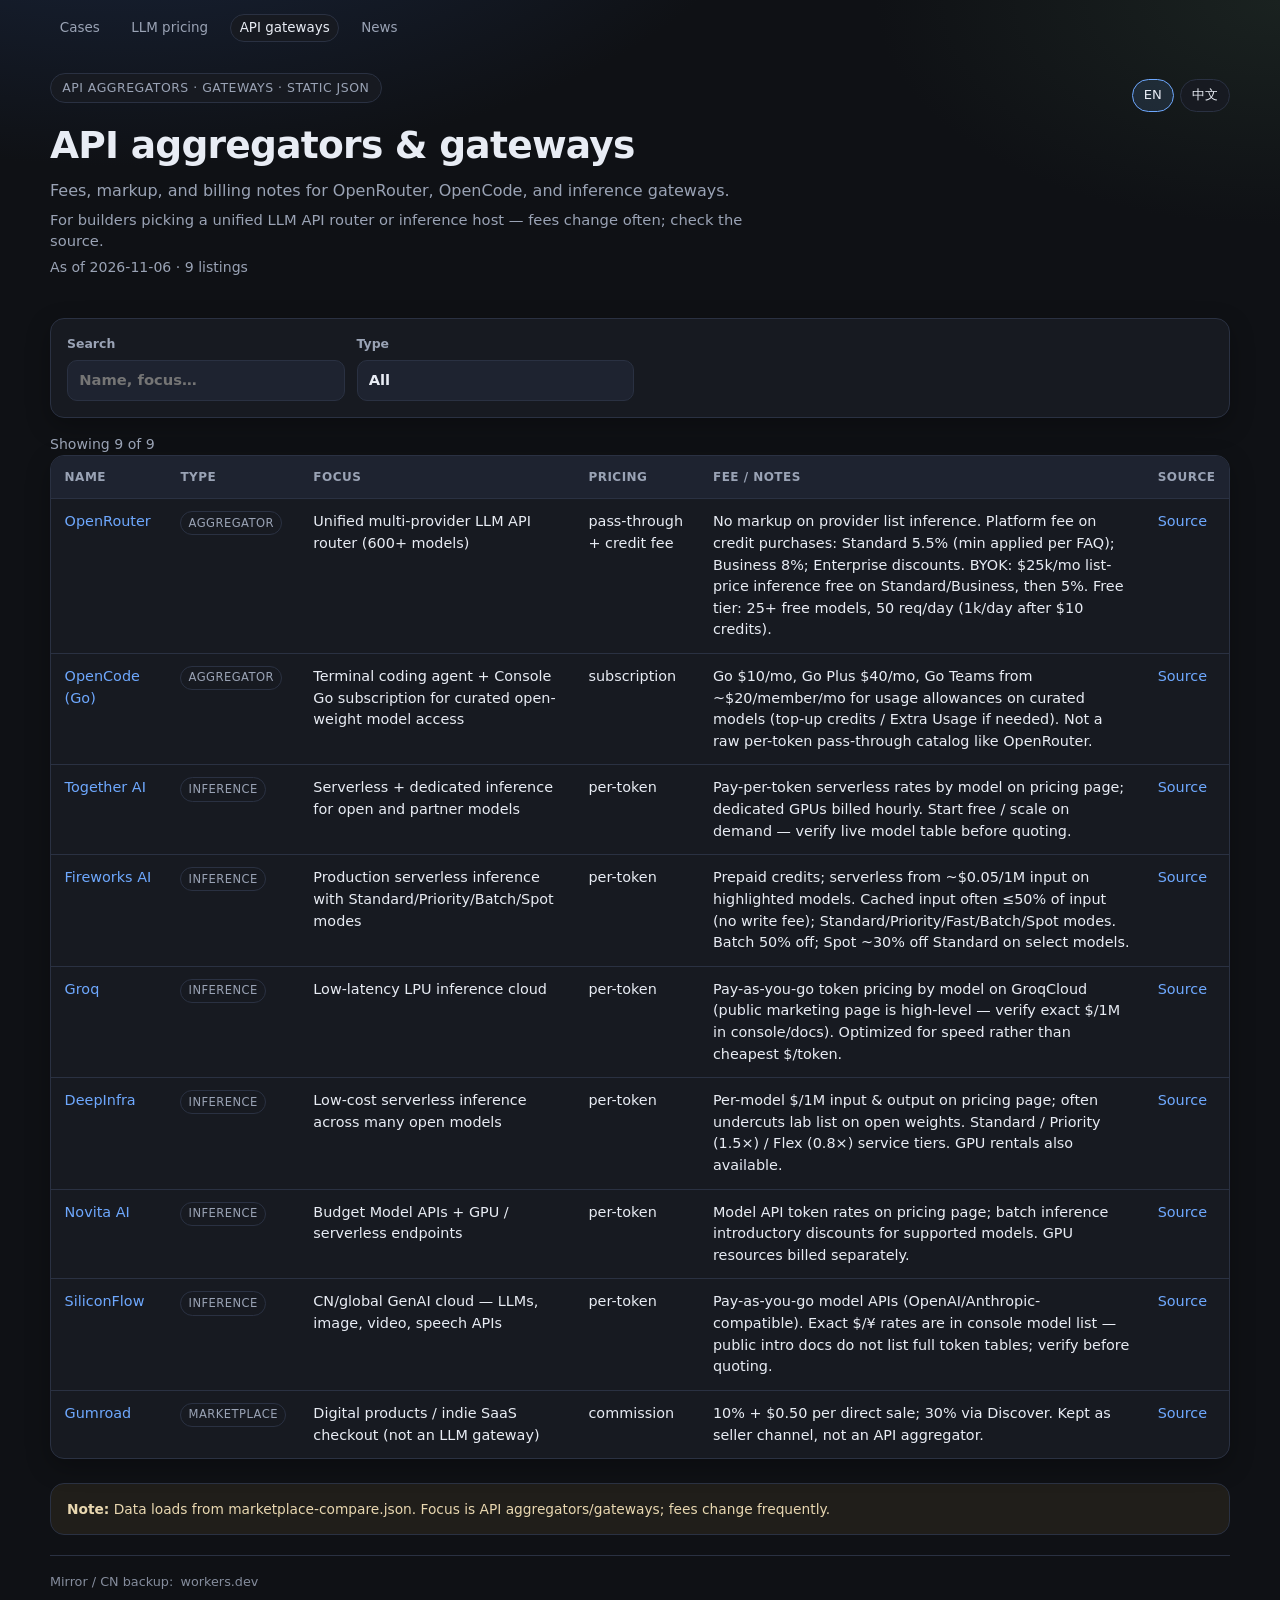
<file: compare.html>
<!DOCTYPE html>
<html lang="en">
<head>
  <meta charset="UTF-8" />
  <meta name="viewport" content="width=device-width, initial-scale=1" />
  <title>API aggregators comparison — aimrr.app</title>
  <meta name="description" content="Compare OpenRouter, OpenCode, Together, Fireworks, Groq, DeepInfra and other LLM API gateways — fees and billing notes." />
  <meta name="robots" content="index, follow" />
  <link rel="canonical" href="https://www.aimrr.app/compare.html" />
  <meta property="og:title" content="API aggregators comparison — aimrr.app" />
  <meta property="og:description" content="Compare OpenRouter, OpenCode, Together, Fireworks, Groq, DeepInfra and other LLM API gateways — fees and billing notes." />
  <meta property="og:url" content="https://www.aimrr.app/compare.html" />
  <link rel="stylesheet" href="styles.css" />
  <style>
    .meta-line { color: var(--muted); font-size: 0.88rem; margin: 0.35rem 0 0; }
    .tool-lang { display: inline-flex; gap: 0.35rem; margin-left: auto; }
    .tool-lang button { border: 1px solid var(--border); background: var(--surface); color: var(--text); border-radius: 999px; padding: 0.35rem 0.7rem; font: inherit; font-size: 0.82rem; cursor: pointer; }
    .tool-lang button.active { border-color: #6ea8fe; background: rgba(110,168,254,0.12); }
    .header-row { display: flex; flex-wrap: wrap; align-items: center; gap: 0.75rem; }
    .type-pill { display: inline-block; font-size: 0.72rem; padding: 0.15rem 0.45rem; border-radius: 999px; border: 1px solid var(--border); color: var(--muted); text-transform: uppercase; letter-spacing: 0.04em; }
  </style>
</head>
<body>
  <div class="wrap">
    <div class="layout">
      <main class="main" style="grid-column: 1 / -1">
        <nav class="site-nav" aria-label="Site">
          <a class="site-nav-link" href="./" data-i18n="navCases">Cases</a>
          <a class="site-nav-link" href="pricing.html" data-i18n="navPricing">LLM pricing</a>
          <a class="site-nav-link is-active" href="compare.html" data-i18n="navCompare">API gateways</a>
          <a class="site-nav-link" href="news.html" data-i18n="navNews">News</a>
        </nav>
        <header>
          <div class="header-row">
            <div class="eyebrow" data-i18n="eyebrow">API aggregators · gateways · static JSON</div>
            <div class="tool-lang" role="group" aria-label="Language">
              <button type="button" id="lang-en" class="active" data-lang="en">EN</button>
              <button type="button" id="lang-zh" data-lang="zh">中文</button>
            </div>
          </div>
          <h1 data-i18n="title">API aggregators & gateways</h1>
          <p class="subtitle" data-i18n="subtitle">Fees, markup, and billing notes for OpenRouter, OpenCode, and inference gateways.</p>
          <p class="value-prop" data-i18n="valueProp">For builders picking a unified LLM API router or inference host — fees change often; check the source.</p>
          <p class="meta-line" id="as-of"></p>
        </header>

        <section class="controls" aria-label="Filters">
          <label>
            <span data-i18n="search">Search</span>
            <input id="q" type="search" data-i18n-placeholder="searchPlaceholder" placeholder="Name, focus…" autocomplete="off" />
          </label>
          <label>
            <span data-i18n="type">Type</span>
            <select id="type">
              <option value="" data-i18n="all">All</option>
              <option value="aggregator" data-i18n="typeAggregator">Aggregator</option>
              <option value="inference" data-i18n="typeInference">Inference host</option>
              <option value="marketplace" data-i18n="typeMarketplace">Marketplace</option>
            </select>
          </label>
        </section>

        <p class="meta-line" id="count"></p>

        <div class="table-wrap" id="table-wrap">
          <table>
            <thead>
              <tr>
                <th data-i18n="colName">Name</th>
                <th data-i18n="colType">Type</th>
                <th data-i18n="colFocus">Focus</th>
                <th data-i18n="colPricing">Pricing</th>
                <th data-i18n="colFee">Fee / notes</th>
                <th data-i18n="colSource">Source</th>
              </tr>
            </thead>
            <tbody id="table-body"></tbody>
          </table>
        </div>
        <div class="empty hidden" id="empty" data-i18n="empty">No listings match.</div>

        <p class="disclaimer"><strong data-i18n="noteLabel">Note:</strong> <span data-i18n="noteBody">Data loads from marketplace-compare.json. Focus is API aggregators/gateways; fees change frequently.</span></p>
        <footer>
          <div class="footer-mirror">
            <span data-i18n="mirror">Mirror / CN backup: </span>
            <a href="https://ai-indie-revenue-cases.jinxingle1983.workers.dev/compare.html">workers.dev</a>
          </div>
        </footer>
      </main>
    </div>
  </div>
  <script>
  (function () {
    const I18N = {
      en: {
        navCases: "Cases", navPricing: "LLM pricing", navCompare: "API gateways", navNews: "News",
        eyebrow: "API aggregators · gateways · static JSON",
        title: "API aggregators & gateways",
        subtitle: "Fees, markup, and billing notes for OpenRouter, OpenCode, and inference gateways.",
        valueProp: "For builders picking a unified LLM API router or inference host — fees change often; check the source.",
        search: "Search", searchPlaceholder: "Name, focus…", type: "Type", all: "All",
        typeAggregator: "Aggregator", typeInference: "Inference host", typeMarketplace: "Marketplace",
        colName: "Name", colType: "Type", colFocus: "Focus", colPricing: "Pricing",
        colFee: "Fee / notes", colSource: "Source",
        empty: "No listings match.", noteLabel: "Note:",
        noteBody: "Data loads from marketplace-compare.json. Focus is API aggregators/gateways; fees change frequently.",
        mirror: "Mirror / CN backup: ",
        asOf: (d, n) => `As of ${d} · ${n} listings`,
        showing: (n, t) => `Showing ${n} of ${t}`,
        source: "Source"
      },
      zh: {
        navCases: "案例", navPricing: "大模型报价", navCompare: "API 聚合", navNews: "资讯",
        eyebrow: "API 聚合 · 网关 · 静态 JSON",
        title: "API 聚合 / 推理网关对比",
        subtitle: "OpenRouter、OpenCode、Together、Fireworks 等统一模型 API 的费率与计费说明。",
        valueProp: "给开发者选统一 LLM 路由或推理托管用 — 费率常变，请核对来源。",
        search: "搜索", searchPlaceholder: "名称、定位…", type: "类型", all: "全部",
        typeAggregator: "聚合路由", typeInference: "推理托管", typeMarketplace: "市集",
        colName: "名称", colType: "类型", colFocus: "定位", colPricing: "收费模式",
        colFee: "费率 / 备注", colSource: "来源",
        empty: "没有匹配项。", noteLabel: "说明：",
        noteBody: "数据来自 marketplace-compare.json，重点是 API 聚合/网关；费率经常变动。",
        mirror: "国内备用镜像：",
        asOf: (d, n) => `截至 ${d} · ${n} 条`,
        showing: (n, t) => `显示 ${n} / ${t}`,
        source: "来源"
      }
    };

    let lang = localStorage.getItem("aimrr-lang") || "en";
    let markets = [];
    let meta = { as_of: "" };

    const els = {
      q: document.getElementById("q"),
      type: document.getElementById("type"),
      body: document.getElementById("table-body"),
      empty: document.getElementById("empty"),
      wrap: document.getElementById("table-wrap"),
      asOf: document.getElementById("as-of"),
      count: document.getElementById("count"),
      langEn: document.getElementById("lang-en"),
      langZh: document.getElementById("lang-zh")
    };

    function t() { return I18N[lang] || I18N.en; }

    function escapeHtml(s) {
      return String(s).replace(/[&<>"']/g, (c) => ({ "&": "&amp;", "<": "&lt;", ">": "&gt;", '"': "&quot;", "'": "&#39;" }[c]));
    }
    function escapeAttr(s) { return escapeHtml(s); }

    function applyI18n() {
      const dict = t();
      document.documentElement.lang = lang === "zh" ? "zh-CN" : "en";
      document.querySelectorAll("[data-i18n]").forEach((el) => {
        const key = el.getAttribute("data-i18n");
        if (dict[key] != null) el.textContent = dict[key];
      });
      document.querySelectorAll("[data-i18n-placeholder]").forEach((el) => {
        const key = el.getAttribute("data-i18n-placeholder");
        if (dict[key] != null) el.placeholder = dict[key];
      });
      els.langEn.classList.toggle("active", lang === "en");
      els.langZh.classList.toggle("active", lang === "zh");
      render();
    }

    function filtered() {
      const q = (els.q.value || "").trim().toLowerCase();
      const type = els.type.value;
      return markets.filter((m) => {
        if (type && m.type !== type) return false;
        if (!q) return true;
        const hay = [m.name, m.focus, m.fee_note, m.pricing, m.type].join(" ").toLowerCase();
        return hay.includes(q);
      });
    }

    function render() {
      const dict = t();
      const list = filtered();
      els.asOf.textContent = dict.asOf(meta.as_of || "—", markets.length);
      els.count.textContent = dict.showing(list.length, markets.length);
      if (!list.length) {
        els.wrap.classList.add("hidden");
        els.empty.classList.remove("hidden");
        els.body.innerHTML = "";
        return;
      }
      els.wrap.classList.remove("hidden");
      els.empty.classList.add("hidden");
      els.body.innerHTML = list.map((m) => `
        <tr>
          <td><a href="${escapeAttr(m.url || "#")}" rel="noopener noreferrer" target="_blank">${escapeHtml(m.name || "")}</a></td>
          <td><span class="type-pill">${escapeHtml(m.type || "")}</span></td>
          <td>${escapeHtml(m.focus || "")}</td>
          <td>${escapeHtml(m.pricing || "")}</td>
          <td>${escapeHtml(m.fee_note || "")}</td>
          <td><a href="${escapeAttr(m.source_url || m.url || "#")}" rel="noopener noreferrer" target="_blank">${dict.source}</a></td>
        </tr>
      `).join("");
    }

    els.q.addEventListener("input", render);
    els.type.addEventListener("change", render);
    els.langEn.addEventListener("click", () => { lang = "en"; localStorage.setItem("aimrr-lang", lang); applyI18n(); });
    els.langZh.addEventListener("click", () => { lang = "zh"; localStorage.setItem("aimrr-lang", lang); applyI18n(); });

    fetch("marketplace-compare.json", { cache: "no-store" })
      .then((r) => {
        if (!r.ok) throw new Error("HTTP " + r.status);
        return r.json();
      })
      .then((data) => {
        meta = data;
        markets = Array.isArray(data.markets) ? data.markets : [];
        applyI18n();
      })
      .catch((err) => {
        els.asOf.textContent = "Failed to load marketplace-compare.json: " + err.message;
        els.empty.classList.remove("hidden");
        els.wrap.classList.add("hidden");
      });
  })();
  </script>
</body>
</html>
</file>
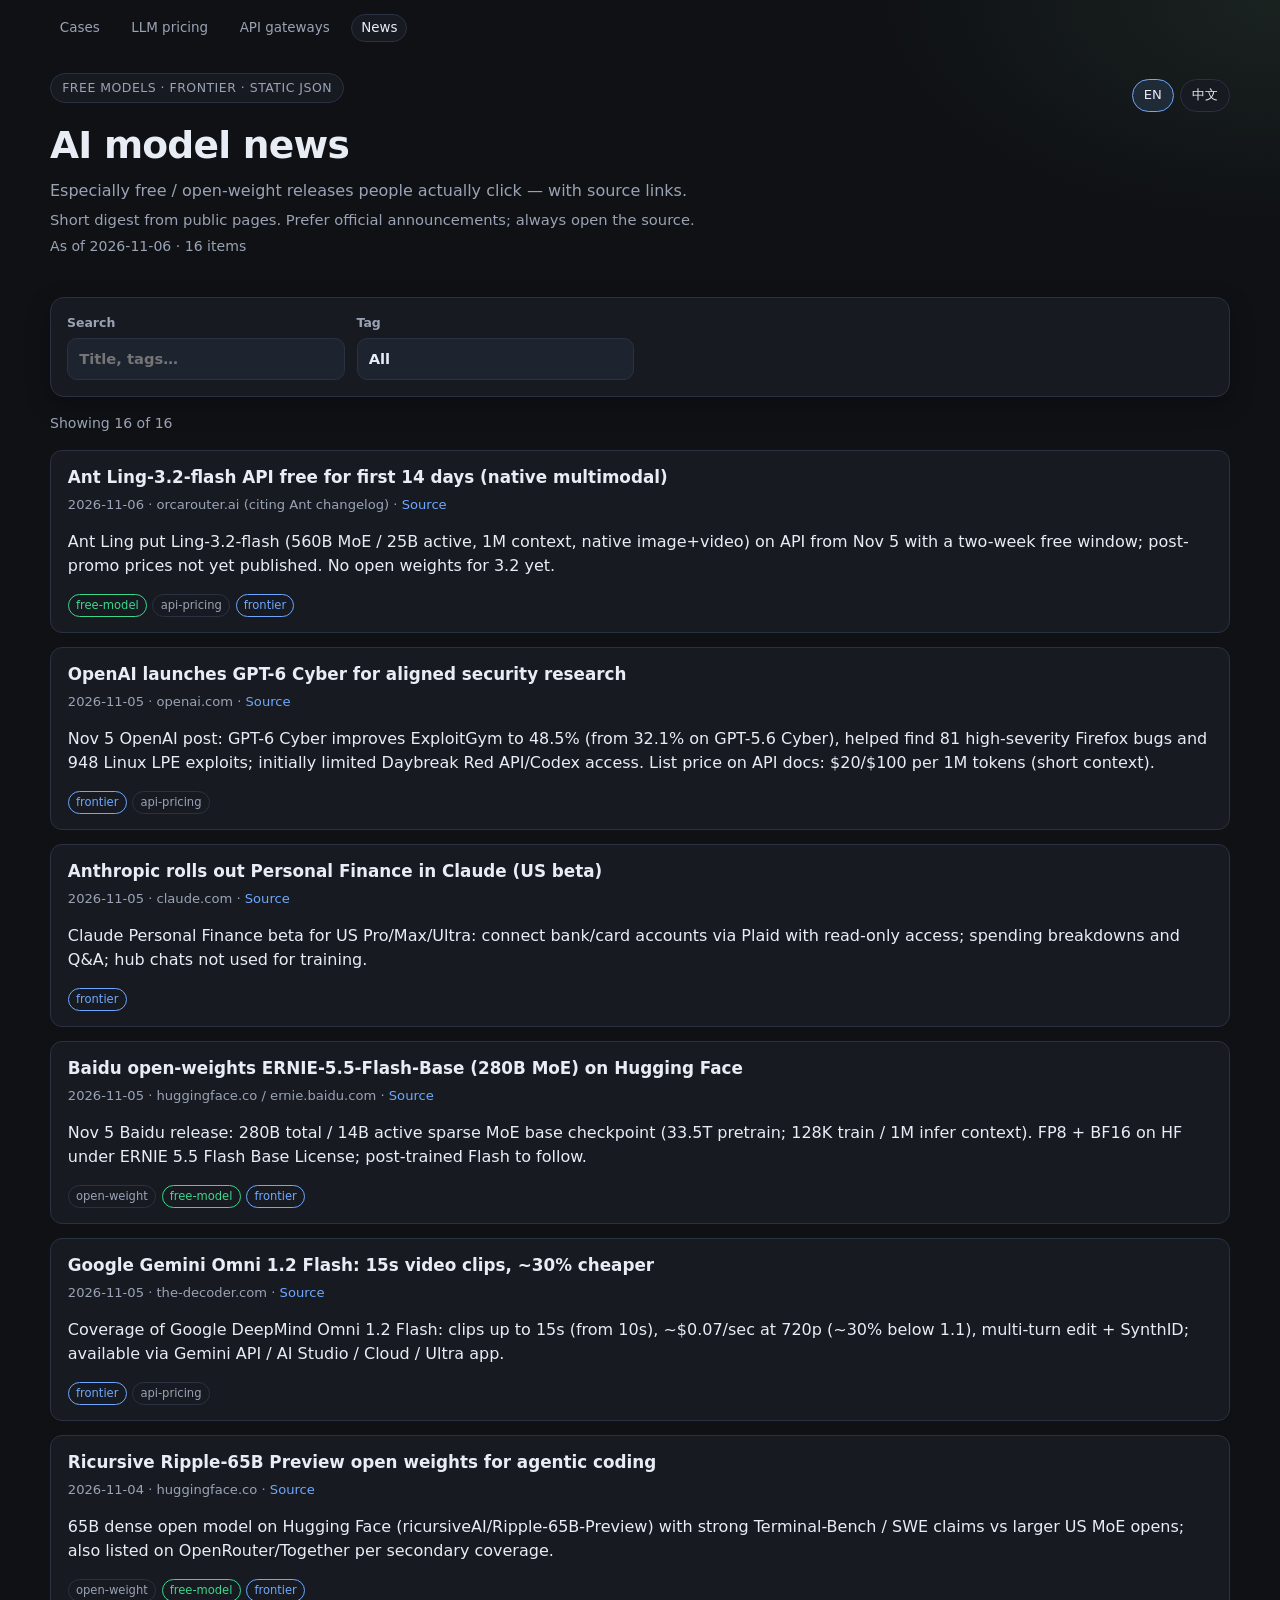
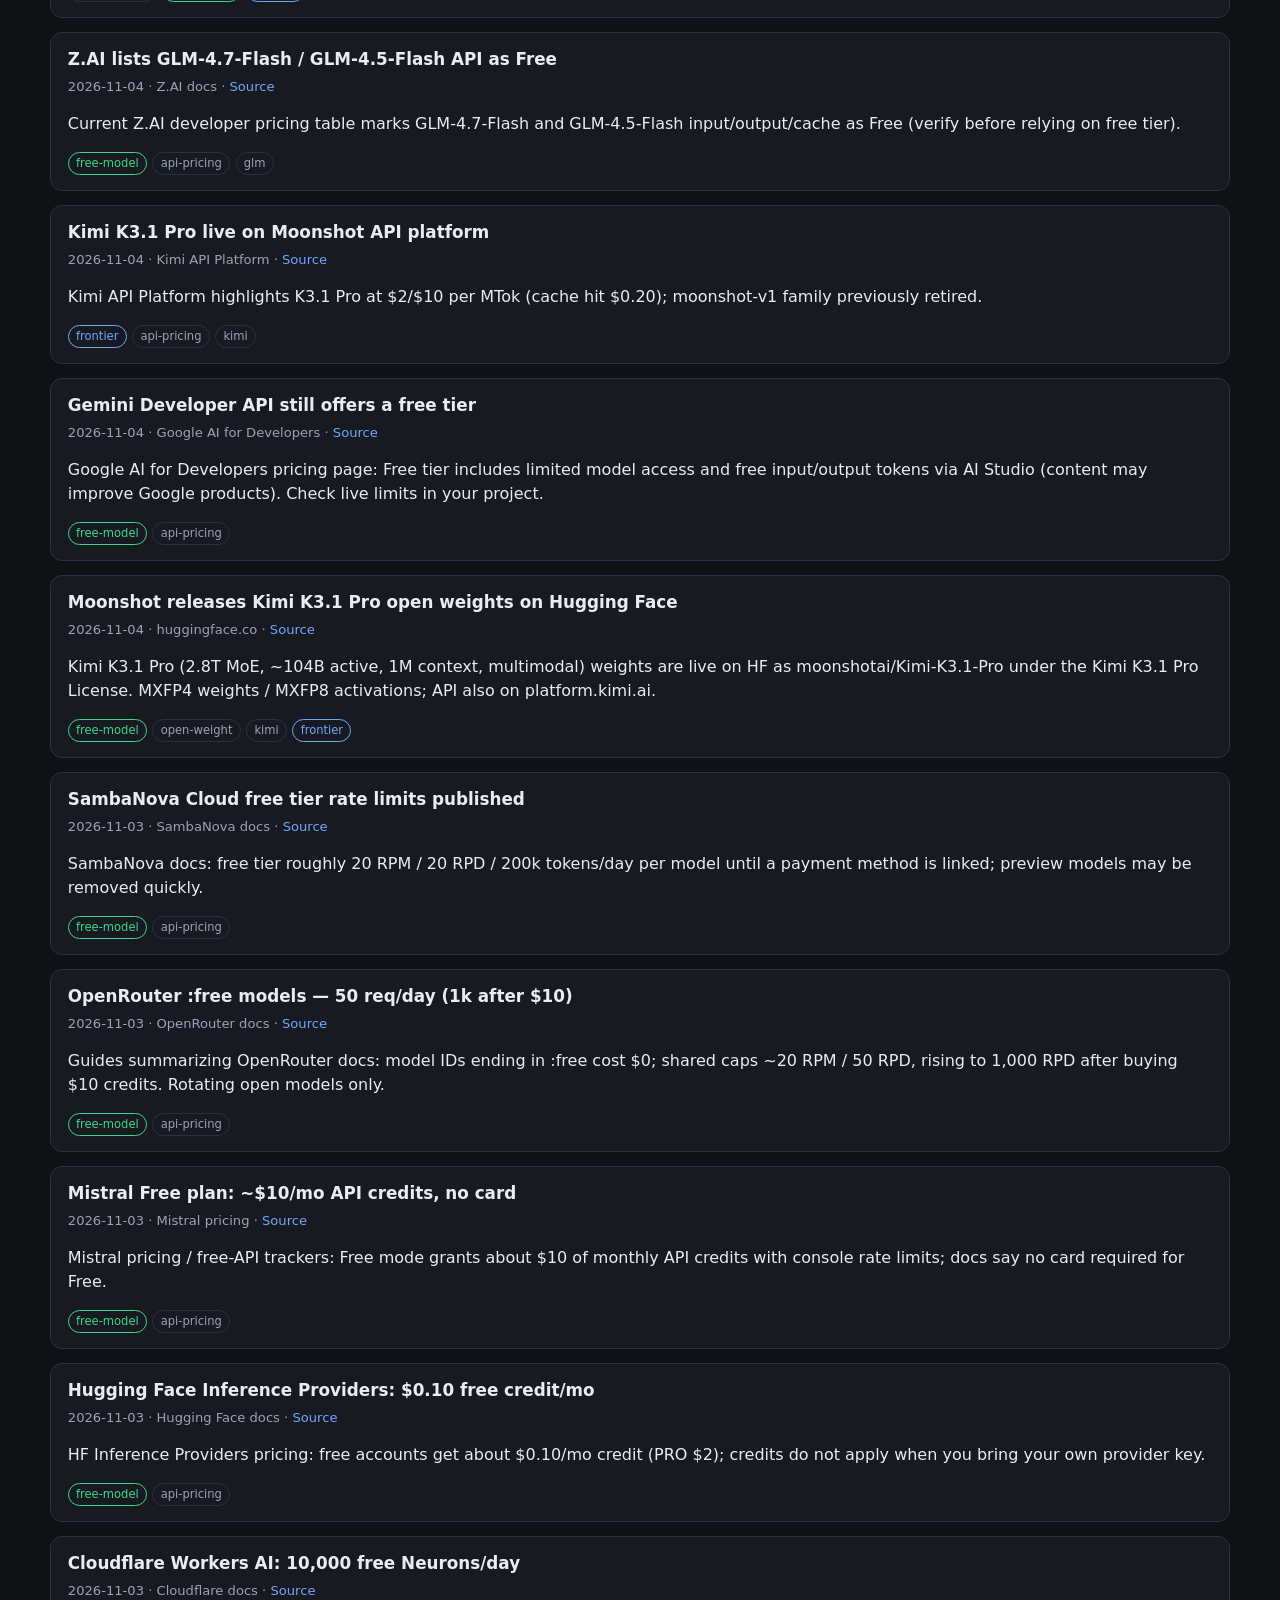
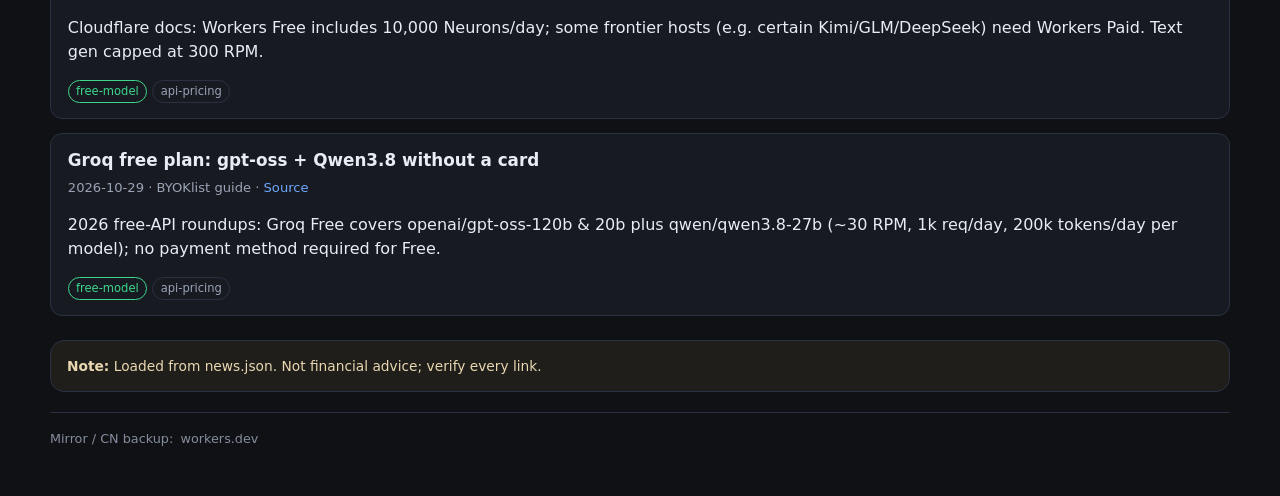
<file: news.html>
<!DOCTYPE html>
<html lang="en">
<head>
  <meta charset="UTF-8" />
  <meta name="viewport" content="width=device-width, initial-scale=1" />
  <title>AI model news — aimrr.app</title>
  <meta name="description" content="Daily-oriented AI model news feed with emphasis on free and open-weight releases." />
  <meta name="robots" content="index, follow" />
  <link rel="canonical" href="https://www.aimrr.app/news.html" />
  <meta property="og:title" content="AI model news — aimrr.app" />
  <meta property="og:description" content="Free-model and frontier AI news with source links." />
  <meta property="og:url" content="https://www.aimrr.app/news.html" />
  <link rel="stylesheet" href="styles.css" />
  <style>
    .meta-line { color: var(--muted); font-size: 0.88rem; margin: 0.35rem 0 0; }
    .tool-lang { display: inline-flex; gap: 0.35rem; margin-left: auto; }
    .tool-lang button { border: 1px solid var(--border); background: var(--surface); color: var(--text); border-radius: 999px; padding: 0.35rem 0.7rem; font: inherit; font-size: 0.82rem; cursor: pointer; }
    .tool-lang button.active { border-color: #6ea8fe; background: rgba(110,168,254,0.12); }
    .header-row { display: flex; flex-wrap: wrap; align-items: center; gap: 0.75rem; }
    .news-list { display: grid; gap: 0.85rem; margin-top: 1rem; }
    .news-card { border: 1px solid var(--border); background: var(--surface); border-radius: 12px; padding: 0.95rem 1.05rem; }
    .news-card h2 { margin: 0 0 0.35rem; font-size: 1.05rem; line-height: 1.35; }
    .news-card h2 a { color: inherit; text-decoration: none; }
    .news-card h2 a:hover { text-decoration: underline; }
    .news-meta { color: var(--muted); font-size: 0.82rem; margin: 0 0 0.45rem; }
    .tag-row { display: flex; flex-wrap: wrap; gap: 0.35rem; margin-top: 0.55rem; }
    .tag { font-size: 0.72rem; padding: 0.12rem 0.45rem; border-radius: 999px; border: 1px solid var(--border); color: var(--muted); }
    .tag.free-model { border-color: #3dd68c; color: #3dd68c; }
    .tag.indie { border-color: #f0b429; color: #f0b429; }
    .tag.frontier { border-color: #6ea8fe; color: #6ea8fe; }
  </style>
</head>
<body>
  <div class="wrap">
    <div class="layout">
      <main class="main" style="grid-column: 1 / -1">
        <nav class="site-nav" aria-label="Site">
          <a class="site-nav-link" href="./" data-i18n="navCases">Cases</a>
          <a class="site-nav-link" href="pricing.html" data-i18n="navPricing">LLM pricing</a>
          <a class="site-nav-link" href="compare.html" data-i18n="navCompare">API gateways</a>
          <a class="site-nav-link is-active" href="news.html" data-i18n="navNews">News</a>
        </nav>
        <header>
          <div class="header-row">
            <div class="eyebrow" data-i18n="eyebrow">Free models · frontier · static JSON</div>
            <div class="tool-lang" role="group" aria-label="Language">
              <button type="button" id="lang-en" class="active" data-lang="en">EN</button>
              <button type="button" id="lang-zh" data-lang="zh">中文</button>
            </div>
          </div>
          <h1 data-i18n="title">AI model news</h1>
          <p class="subtitle" data-i18n="subtitle">Especially free / open-weight releases people actually click — with source links.</p>
          <p class="value-prop" data-i18n="valueProp">Short digest from public pages. Prefer official announcements; always open the source.</p>
          <p class="meta-line" id="as-of"></p>
        </header>

        <section class="controls" aria-label="Filters">
          <label>
            <span data-i18n="search">Search</span>
            <input id="q" type="search" data-i18n-placeholder="searchPlaceholder" placeholder="Title, tags…" autocomplete="off" />
          </label>
          <label>
            <span data-i18n="tag">Tag</span>
            <select id="tag">
              <option value="" data-i18n="all">All</option>
              <option value="free-model">free-model</option>
              <option value="open-weight">open-weight</option>
              <option value="frontier">frontier</option>
              <option value="api-pricing">api-pricing</option>
              <option value="indie">indie</option>
            </select>
          </label>
        </section>

        <p class="meta-line" id="count"></p>
        <div class="news-list" id="news-list"></div>
        <div class="empty hidden" id="empty" data-i18n="empty">No news match.</div>

        <p class="disclaimer"><strong data-i18n="noteLabel">Note:</strong> <span data-i18n="noteBody">Loaded from news.json. Not financial advice; verify every link.</span></p>
        <footer>
          <div class="footer-mirror">
            <span data-i18n="mirror">Mirror / CN backup: </span>
            <a href="https://ai-indie-revenue-cases.jinxingle1983.workers.dev/news.html">workers.dev</a>
          </div>
        </footer>
      </main>
    </div>
  </div>
  <script>
  (function () {
    const I18N = {
      en: {
        navCases: "Cases", navPricing: "LLM pricing", navCompare: "API gateways", navNews: "News",
        eyebrow: "Free models · frontier · static JSON",
        title: "AI model news",
        subtitle: "Especially free / open-weight releases people actually click — with source links.",
        valueProp: "Short digest from public pages. Prefer official announcements; always open the source.",
        search: "Search", searchPlaceholder: "Title, tags…", tag: "Tag", all: "All",
        empty: "No news match.", noteLabel: "Note:",
        noteBody: "Loaded from news.json. Not financial advice; verify every link.",
        mirror: "Mirror / CN backup: ",
        asOf: (d, n) => `As of ${d} · ${n} items`,
        showing: (n, t) => `Showing ${n} of ${t}`,
        source: "Source"
      },
      zh: {
        navCases: "案例", navPricing: "大模型报价", navCompare: "API 聚合", navNews: "资讯",
        eyebrow: "免费模型 · 前沿 · 静态 JSON",
        title: "AI 模型资讯",
        subtitle: "优先免费 / 开源权重相关新闻 — 都带原文链接。",
        valueProp: "公开页面短摘要。优先官方通告，点进原文核对。",
        search: "搜索", searchPlaceholder: "标题、标签…", tag: "标签", all: "全部",
        empty: "没有匹配项。", noteLabel: "说明：",
        noteBody: "数据来自 news.json。非投资建议，请核对原文。",
        mirror: "国内备用镜像：",
        asOf: (d, n) => `截至 ${d} · ${n} 条`,
        showing: (n, t) => `显示 ${n} / ${t}`,
        source: "来源"
      }
    };

    let lang = localStorage.getItem("aimrr-lang") || "en";
    let items = [];
    let meta = { as_of: "" };
    const els = {
      q: document.getElementById("q"),
      tag: document.getElementById("tag"),
      list: document.getElementById("news-list"),
      empty: document.getElementById("empty"),
      asOf: document.getElementById("as-of"),
      count: document.getElementById("count"),
      langEn: document.getElementById("lang-en"),
      langZh: document.getElementById("lang-zh")
    };
    function t() { return I18N[lang] || I18N.en; }
    function escapeHtml(s) {
      return String(s).replace(/[&<>"']/g, (c) => ({ "&": "&amp;", "<": "&lt;", ">": "&gt;", '"': "&quot;", "'": "&#39;" }[c]));
    }
    function escapeAttr(s) { return escapeHtml(s); }
    function applyI18n() {
      const dict = t();
      document.documentElement.lang = lang === "zh" ? "zh-CN" : "en";
      document.querySelectorAll("[data-i18n]").forEach((el) => {
        const key = el.getAttribute("data-i18n");
        if (dict[key] != null) el.textContent = dict[key];
      });
      document.querySelectorAll("[data-i18n-placeholder]").forEach((el) => {
        const key = el.getAttribute("data-i18n-placeholder");
        if (dict[key] != null) el.placeholder = dict[key];
      });
      els.langEn.classList.toggle("active", lang === "en");
      els.langZh.classList.toggle("active", lang === "zh");
      render();
    }
    function filtered() {
      const q = (els.q.value || "").trim().toLowerCase();
      const tag = els.tag.value;
      return items.filter((it) => {
        if (tag && !(it.tags || []).includes(tag)) return false;
        if (!q) return true;
        const hay = [it.title, it.title_zh, it.summary, it.summary_zh, it.source, ...(it.tags || [])].join(" ").toLowerCase();
        return hay.includes(q);
      });
    }
    function render() {
      const dict = t();
      const list = filtered().slice().sort((a, b) => String(b.date || "").localeCompare(String(a.date || "")));
      els.asOf.textContent = dict.asOf(meta.as_of || "—", items.length);
      els.count.textContent = dict.showing(list.length, items.length);
      if (!list.length) {
        els.list.innerHTML = "";
        els.empty.classList.remove("hidden");
        return;
      }
      els.empty.classList.add("hidden");
      els.list.innerHTML = list.map((it) => {
        const title = lang === "zh" && it.title_zh ? it.title_zh : (it.title || "");
        const summary = lang === "zh" && it.summary_zh ? it.summary_zh : (it.summary || "");
        const tags = (it.tags || []).map((tg) => `<span class="tag ${escapeAttr(tg)}">${escapeHtml(tg)}</span>`).join("");
        return `<article class="news-card">
          <h2><a href="${escapeAttr(it.url || "#")}" rel="noopener noreferrer" target="_blank">${escapeHtml(title)}</a></h2>
          <p class="news-meta">${escapeHtml(it.date || "")} · ${escapeHtml(it.source || "")} · <a href="${escapeAttr(it.url || "#")}" rel="noopener noreferrer" target="_blank">${dict.source}</a></p>
          <p>${escapeHtml(summary)}</p>
          <div class="tag-row">${tags}</div>
        </article>`;
      }).join("");
    }
    els.q.addEventListener("input", render);
    els.tag.addEventListener("change", render);
    els.langEn.addEventListener("click", () => { lang = "en"; localStorage.setItem("aimrr-lang", lang); applyI18n(); });
    els.langZh.addEventListener("click", () => { lang = "zh"; localStorage.setItem("aimrr-lang", lang); applyI18n(); });
    fetch("news.json", { cache: "no-store" })
      .then((r) => { if (!r.ok) throw new Error("HTTP " + r.status); return r.json(); })
      .then((data) => {
        meta = data;
        items = Array.isArray(data.items) ? data.items : [];
        applyI18n();
      })
      .catch((err) => {
        els.asOf.textContent = "Failed to load news.json: " + err.message;
        els.empty.classList.remove("hidden");
      });
  })();
  </script>
</body>
</html>
</file>
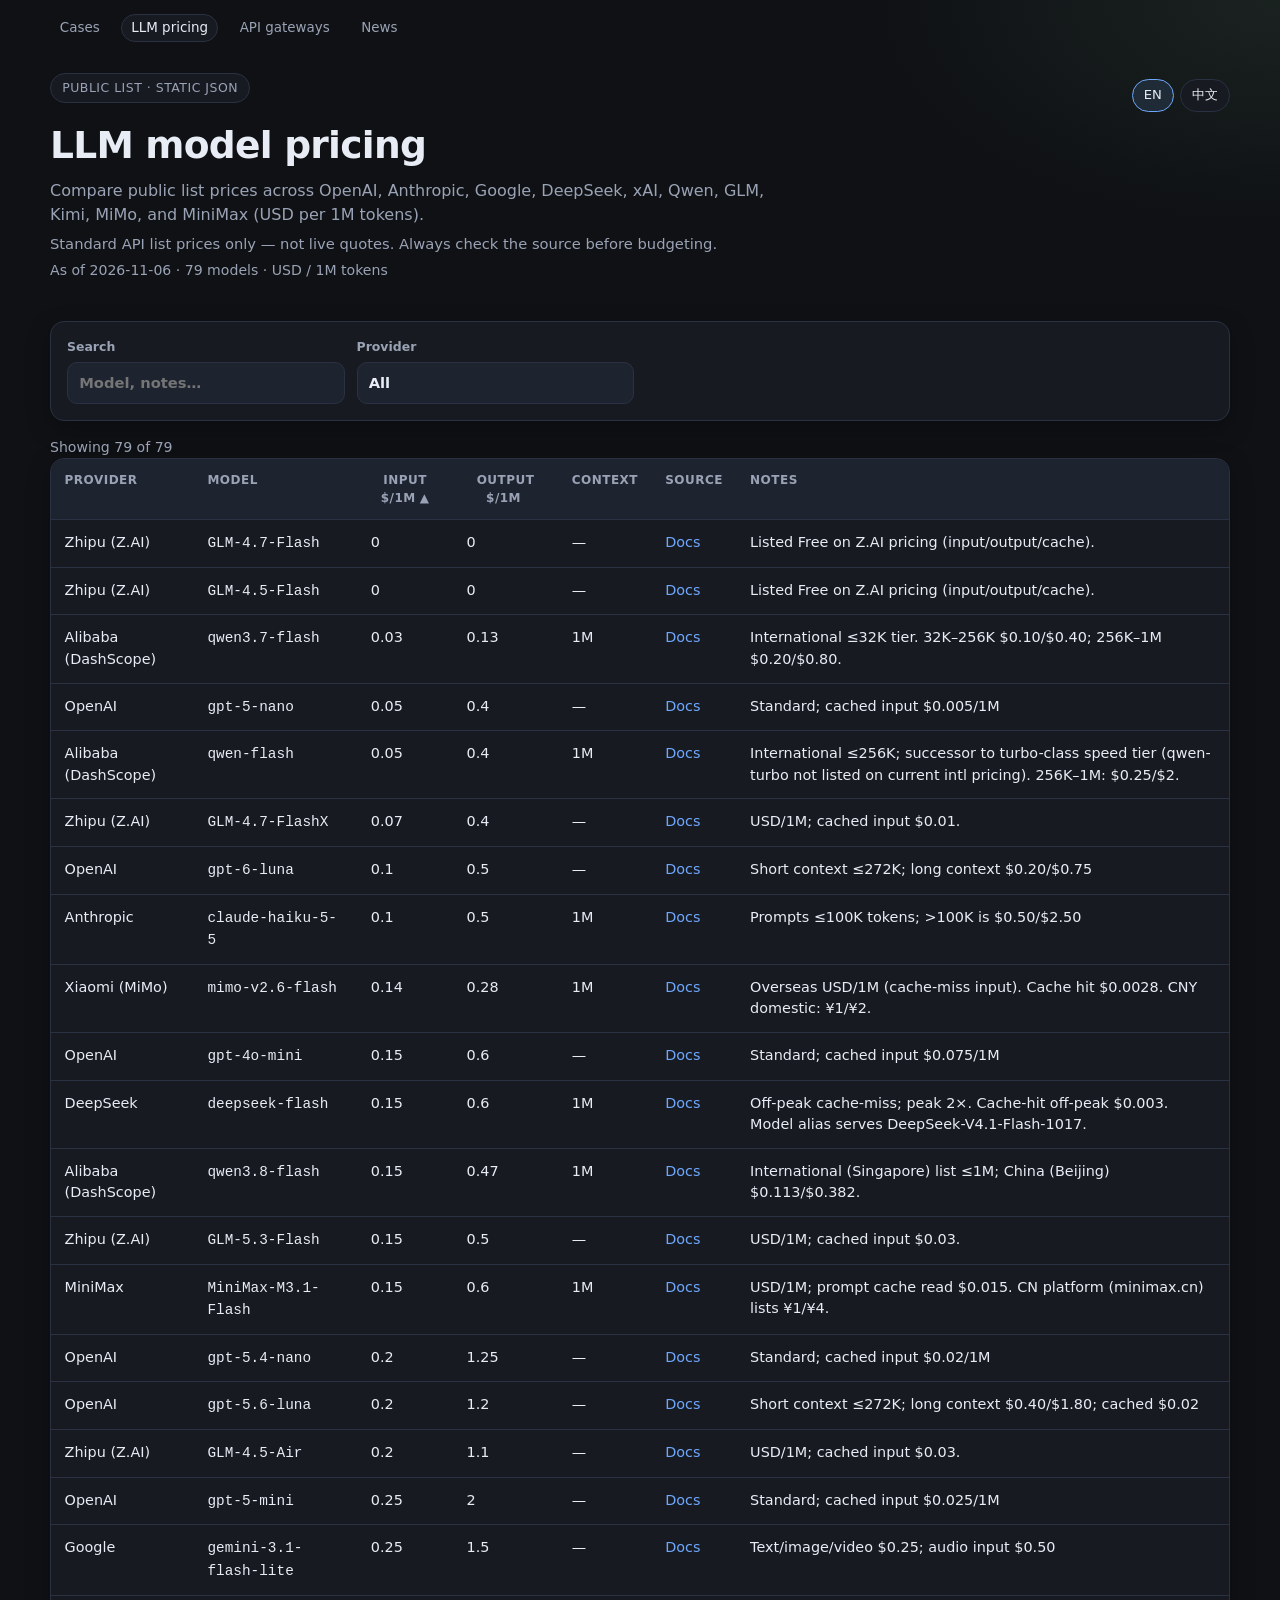
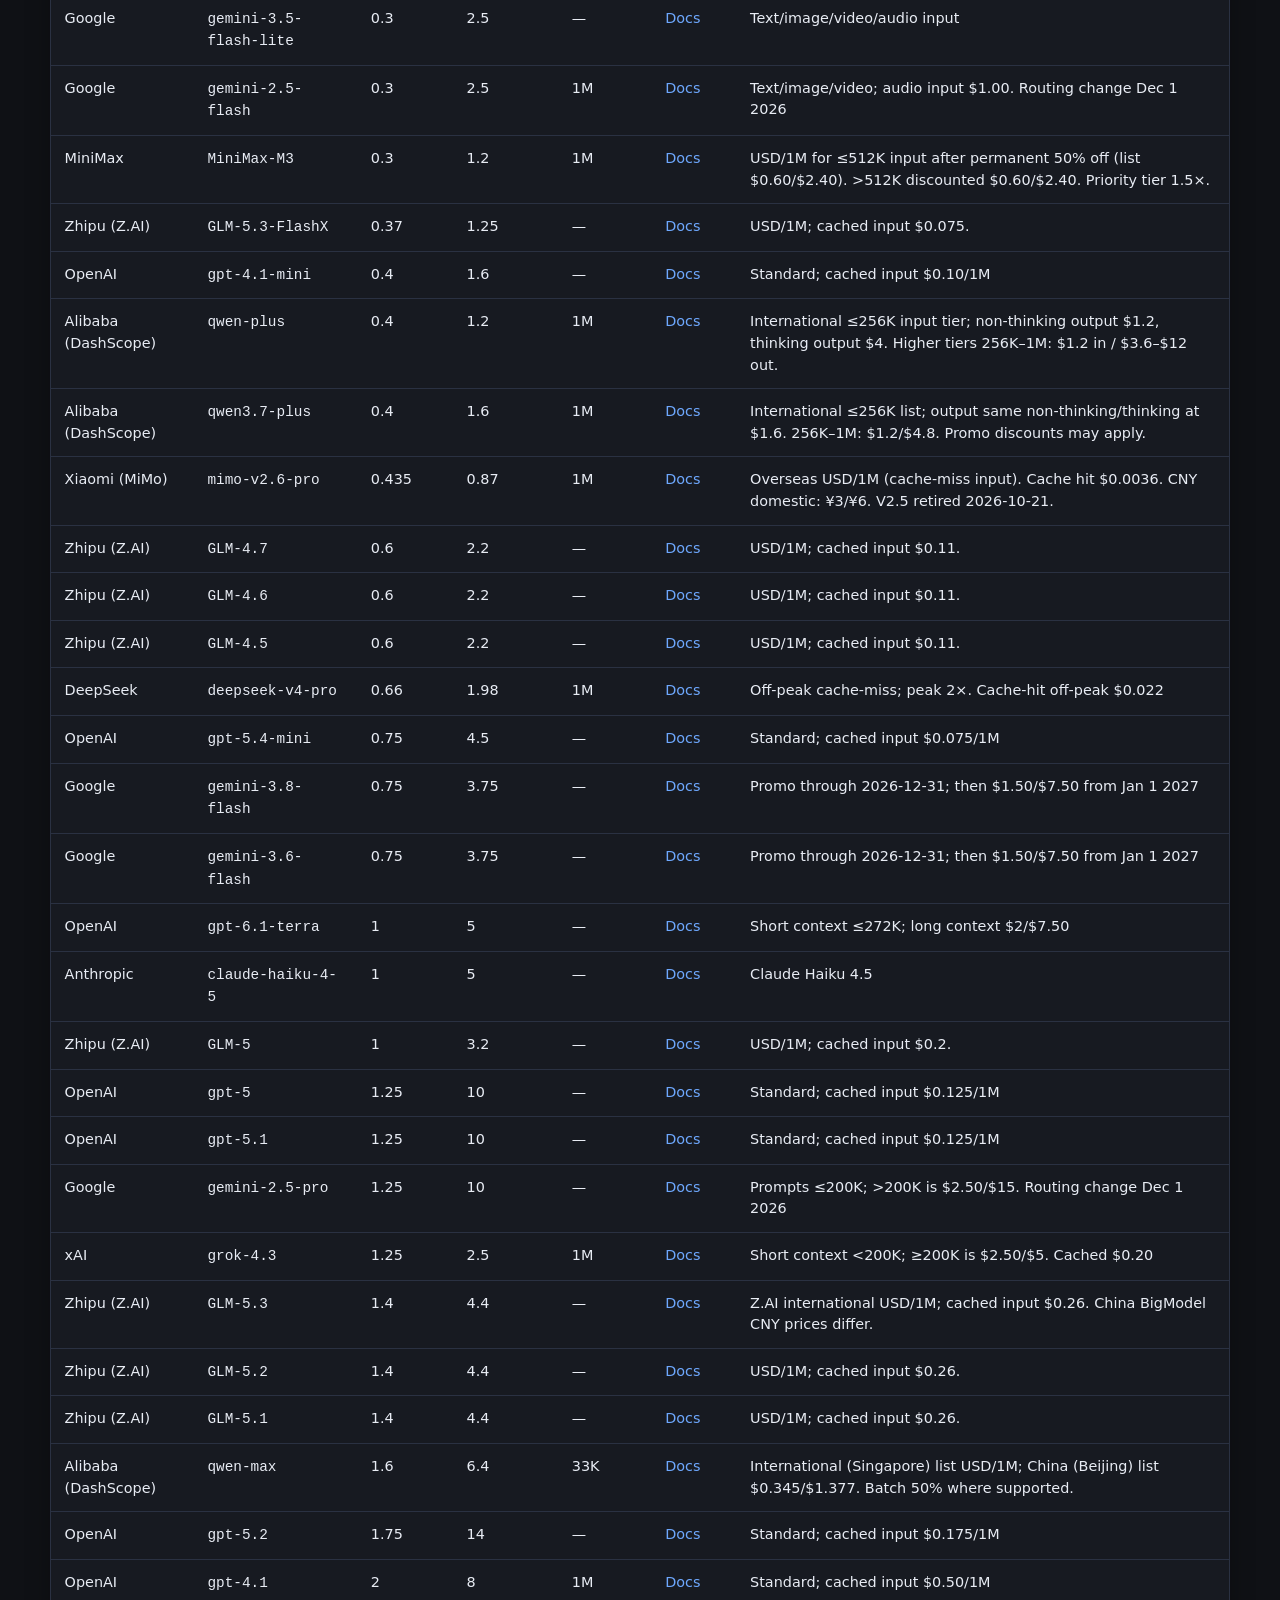
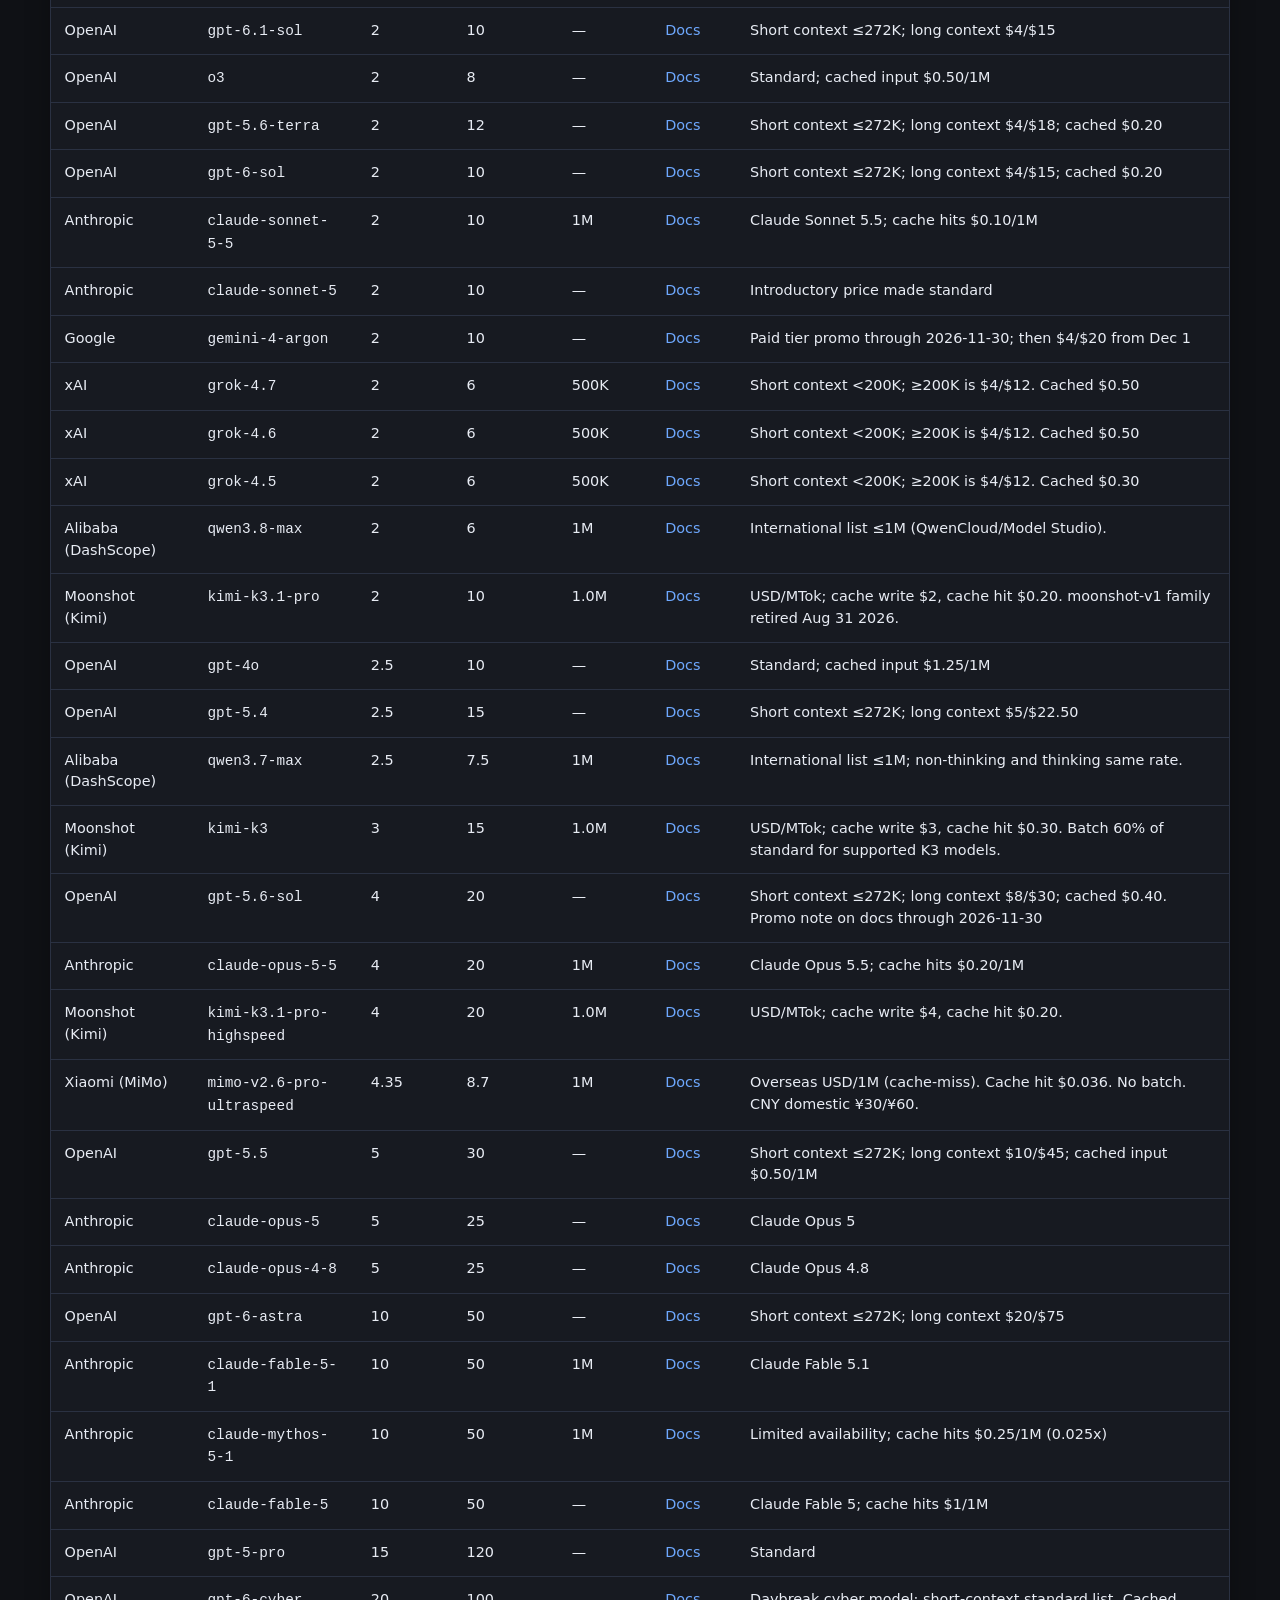
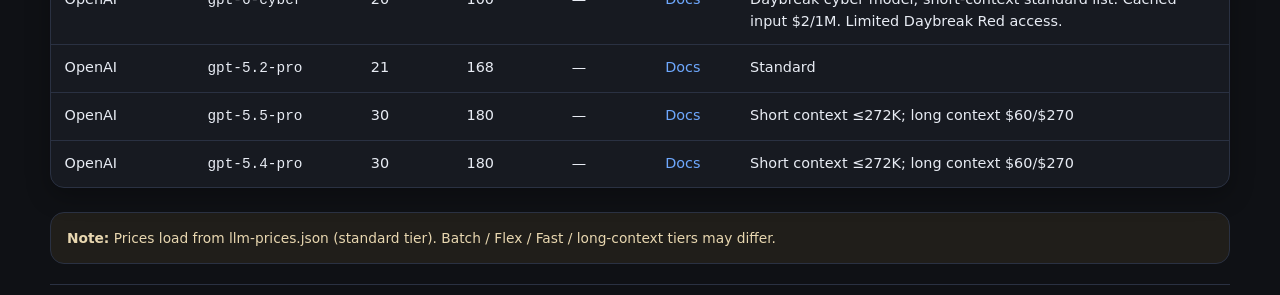
<file: pricing.html>
<!DOCTYPE html>
<html lang="en">
<head>
  <meta charset="UTF-8" />
  <meta name="viewport" content="width=device-width, initial-scale=1" />
  <title>LLM model pricing — aimrr.app</title>
  <meta name="description" content="Compare public list prices across OpenAI, Anthropic, Google, DeepSeek, xAI, Qwen, GLM, Kimi, MiMo, and MiniMax (per 1M tokens)." />
  <meta name="robots" content="index, follow" />
  <link rel="canonical" href="https://www.aimrr.app/pricing.html" />
  <meta property="og:title" content="LLM model pricing — aimrr.app" />
  <meta property="og:description" content="Compare public list prices across OpenAI, Anthropic, Google, DeepSeek, xAI, Qwen, GLM, Kimi, MiMo, and MiniMax (per 1M tokens)." />
  <meta property="og:url" content="https://www.aimrr.app/pricing.html" />
  <link rel="stylesheet" href="styles.css" />
  <style>
    .sort-btn { background: none; border: 0; color: inherit; font: inherit; text-transform: inherit; letter-spacing: inherit; cursor: pointer; padding: 0; }
    .sort-btn::after { content: ""; margin-left: 0.25rem; opacity: 0.5; }
    .sort-btn[data-dir="asc"]::after { content: "▲"; opacity: 1; }
    .sort-btn[data-dir="desc"]::after { content: "▼"; opacity: 1; }
    .meta-line { color: var(--muted); font-size: 0.88rem; margin: 0.35rem 0 0; }
    .tool-lang { display: inline-flex; gap: 0.35rem; margin-left: auto; }
    .tool-lang button { border: 1px solid var(--border); background: var(--surface); color: var(--text); border-radius: 999px; padding: 0.35rem 0.7rem; font: inherit; font-size: 0.82rem; cursor: pointer; }
    .tool-lang button.active { border-color: #6ea8fe; background: rgba(110,168,254,0.12); }
    .header-row { display: flex; flex-wrap: wrap; align-items: center; gap: 0.75rem; }
  </style>
</head>
<body>
  <div class="wrap">
    <div class="layout">
      <main class="main" style="grid-column: 1 / -1">
        <nav class="site-nav" aria-label="Site">
          <a class="site-nav-link" href="./" data-i18n="navCases">Cases</a>
          <a class="site-nav-link is-active" href="pricing.html" data-i18n="navPricing">LLM pricing</a>
          <a class="site-nav-link" href="compare.html" data-i18n="navCompare">API gateways</a>
          <a class="site-nav-link" href="news.html" data-i18n="navNews">News</a>
        </nav>
        <header>
          <div class="header-row">
            <div class="eyebrow" data-i18n="eyebrow">Public list · static JSON</div>
            <div class="tool-lang" role="group" aria-label="Language">
              <button type="button" id="lang-en" class="active" data-lang="en">EN</button>
              <button type="button" id="lang-zh" data-lang="zh">中文</button>
            </div>
          </div>
          <h1 data-i18n="title">LLM model pricing</h1>
          <p class="subtitle" data-i18n="subtitle">Compare public list prices across OpenAI, Anthropic, Google, DeepSeek, xAI, Qwen, GLM, Kimi, MiMo, and MiniMax (USD per 1M tokens).</p>
          <p class="value-prop" data-i18n="valueProp">Standard API list prices only — not live quotes. Always check the source before budgeting.</p>
          <p class="meta-line" id="as-of"></p>
        </header>

        <section class="controls" aria-label="Filters">
          <label>
            <span data-i18n="search">Search</span>
            <input id="q" type="search" data-i18n-placeholder="searchPlaceholder" placeholder="Model, notes…" autocomplete="off" />
          </label>
          <label>
            <span data-i18n="provider">Provider</span>
            <select id="provider">
              <option value="" data-i18n="all">All</option>
            </select>
          </label>
        </section>

        <p class="meta-line" id="count"></p>

        <div class="table-wrap" id="table-wrap">
          <table>
            <thead>
              <tr>
                <th data-i18n="colProvider">Provider</th>
                <th data-i18n="colModel">Model</th>
                <th><button type="button" class="sort-btn" data-sort="input" data-i18n="colInput">Input $/1M</button></th>
                <th><button type="button" class="sort-btn" data-sort="output" data-i18n="colOutput">Output $/1M</button></th>
                <th data-i18n="colContext">Context</th>
                <th data-i18n="colSource">Source</th>
                <th data-i18n="colNotes">Notes</th>
              </tr>
            </thead>
            <tbody id="table-body"></tbody>
          </table>
        </div>
        <div class="empty hidden" id="empty" data-i18n="empty">No models match.</div>

        <p class="disclaimer"><strong data-i18n="noteLabel">Note:</strong> <span data-i18n="noteBody">Prices load from llm-prices.json (standard tier). Batch / Flex / Fast / long-context tiers may differ.</span></p>
        <footer>
          <div class="footer-mirror">
            <span data-i18n="mirror">Mirror / CN backup: </span>
            <a href="https://ai-indie-revenue-cases.jinxingle1983.workers.dev/pricing.html">workers.dev</a>
          </div>
        </footer>
      </main>
    </div>
  </div>
  <script>
  (function () {
    const I18N = {
      en: {
        navCases: "Cases", navPricing: "LLM pricing", navCompare: "API gateways",
        eyebrow: "Public list · static JSON",
        title: "LLM model pricing",
        subtitle: "Compare public list prices across OpenAI, Anthropic, Google, DeepSeek, xAI, Qwen, GLM, Kimi, MiMo, and MiniMax (USD per 1M tokens).",
        valueProp: "Standard API list prices only — not live quotes. Always check the source before budgeting.",
        search: "Search", searchPlaceholder: "Model, notes…", provider: "Provider", all: "All",
        colProvider: "Provider", colModel: "Model", colInput: "Input $/1M", colOutput: "Output $/1M",
        colContext: "Context", colSource: "Source", colNotes: "Notes",
        empty: "No models match.", noteLabel: "Note:",
        noteBody: "Prices load from llm-prices.json (standard tier). Batch / Flex / Fast / long-context tiers may differ.",
        mirror: "Mirror / CN backup: ",
        asOf: (d, n) => `As of ${d} · ${n} models · USD / 1M tokens`,
        showing: (n, t) => `Showing ${n} of ${t}`,
        source: "Docs"
      },
      zh: {
        navCases: "案例", navPricing: "大模型报价", navCompare: "API 聚合",
        eyebrow: "公开标价 · 静态 JSON",
        title: "大模型 API 价格对比",
        subtitle: "对比 OpenAI、Anthropic、Google、DeepSeek、xAI、通义 Qwen、智谱 GLM、Kimi、MiMo、MiniMax 公开列表价（美元/百万 tokens）。",
        valueProp: "仅收录标准 API 公开价，非实时报价。预算前请核对官方文档。",
        search: "搜索", searchPlaceholder: "模型、备注…", provider: "厂商", all: "全部",
        colProvider: "厂商", colModel: "模型", colInput: "输入 $/1M", colOutput: "输出 $/1M",
        colContext: "上下文", colSource: "来源", colNotes: "备注",
        empty: "没有匹配的模型。", noteLabel: "说明：",
        noteBody: "数据来自 llm-prices.json（标准档）。Batch / Flex / Fast / 长上下文可能不同。",
        mirror: "国内备用镜像：",
        asOf: (d, n) => `截至 ${d} · ${n} 个模型 · 美元 / 百万 tokens`,
        showing: (n, t) => `显示 ${n} / ${t}`,
        source: "文档"
      }
    };

    let lang = localStorage.getItem("aimrr-lang") || "en";
    let models = [];
    let meta = { as_of: "", currency: "USD" };
    let sortKey = "input";
    let sortDir = "asc";

    const els = {
      q: document.getElementById("q"),
      provider: document.getElementById("provider"),
      body: document.getElementById("table-body"),
      empty: document.getElementById("empty"),
      wrap: document.getElementById("table-wrap"),
      asOf: document.getElementById("as-of"),
      count: document.getElementById("count"),
      langEn: document.getElementById("lang-en"),
      langZh: document.getElementById("lang-zh")
    };

    function t() { return I18N[lang] || I18N.en; }

    function applyI18n() {
      const dict = t();
      document.documentElement.lang = lang === "zh" ? "zh-CN" : "en";
      document.querySelectorAll("[data-i18n]").forEach((el) => {
        const key = el.getAttribute("data-i18n");
        if (dict[key] != null) el.textContent = dict[key];
      });
      document.querySelectorAll("[data-i18n-placeholder]").forEach((el) => {
        const key = el.getAttribute("data-i18n-placeholder");
        if (dict[key] != null) el.placeholder = dict[key];
      });
      els.langEn.classList.toggle("active", lang === "en");
      els.langZh.classList.toggle("active", lang === "zh");
      const allOpt = els.provider.querySelector('option[value=""]');
      if (allOpt) allOpt.textContent = dict.all;
      render();
    }

    function fmtMoney(v) {
      if (v == null || Number.isNaN(v)) return "—";
      return Number(v).toLocaleString("en-US", { minimumFractionDigits: 0, maximumFractionDigits: 3 });
    }

    function fmtContext(v) {
      if (v == null) return "—";
      if (v >= 1000000) return (v / 1000000).toFixed(v % 1000000 ? 1 : 0) + "M";
      if (v >= 1000) return Math.round(v / 1000) + "K";
      return String(v);
    }

    function filtered() {
      const q = (els.q.value || "").trim().toLowerCase();
      const p = els.provider.value;
      let list = models.filter((m) => {
        if (p && m.provider !== p) return false;
        if (!q) return true;
        const hay = [m.provider, m.model, m.notes, m.id].join(" ").toLowerCase();
        return hay.includes(q);
      });
      list.sort((a, b) => {
        const av = a[sortKey];
        const bv = b[sortKey];
        const an = av == null ? Infinity : Number(av);
        const bn = bv == null ? Infinity : Number(bv);
        return sortDir === "asc" ? an - bn : bn - an;
      });
      return list;
    }

    function render() {
      const dict = t();
      const list = filtered();
      els.asOf.textContent = dict.asOf(meta.as_of || "—", models.length);
      els.count.textContent = dict.showing(list.length, models.length);
      document.querySelectorAll(".sort-btn").forEach((btn) => {
        const k = btn.getAttribute("data-sort");
        btn.setAttribute("data-dir", k === sortKey ? sortDir : "");
      });
      if (!list.length) {
        els.wrap.classList.add("hidden");
        els.empty.classList.remove("hidden");
        els.body.innerHTML = "";
        return;
      }
      els.wrap.classList.remove("hidden");
      els.empty.classList.add("hidden");
      els.body.innerHTML = list.map((m) => `
        <tr>
          <td>${escapeHtml(m.provider || "")}</td>
          <td><code>${escapeHtml(m.model || "")}</code></td>
          <td>${fmtMoney(m.input)}</td>
          <td>${fmtMoney(m.output)}</td>
          <td>${fmtContext(m.context)}</td>
          <td><a href="${escapeAttr(m.source_url || "#")}" rel="noopener noreferrer" target="_blank">${dict.source}</a></td>
          <td>${escapeHtml(m.notes || "")}</td>
        </tr>
      `).join("");
    }

    function escapeHtml(s) {
      return String(s).replace(/[&<>"']/g, (c) => ({ "&": "&amp;", "<": "&lt;", ">": "&gt;", '"': "&quot;", "'": "&#39;" }[c]));
    }
    function escapeAttr(s) { return escapeHtml(s).replace(/"/g, "&quot;"); }

    function fillProviders() {
      const providers = [...new Set(models.map((m) => m.provider).filter(Boolean))].sort();
      const keep = els.provider.value;
      els.provider.innerHTML = `<option value="" data-i18n="all">${t().all}</option>` +
        providers.map((p) => `<option value="${escapeAttr(p)}">${escapeHtml(p)}</option>`).join("");
      if (providers.includes(keep)) els.provider.value = keep;
    }

    els.q.addEventListener("input", render);
    els.provider.addEventListener("change", render);
    document.querySelectorAll(".sort-btn").forEach((btn) => {
      btn.addEventListener("click", () => {
        const k = btn.getAttribute("data-sort");
        if (sortKey === k) sortDir = sortDir === "asc" ? "desc" : "asc";
        else { sortKey = k; sortDir = "asc"; }
        render();
      });
    });
    els.langEn.addEventListener("click", () => { lang = "en"; localStorage.setItem("aimrr-lang", lang); applyI18n(); });
    els.langZh.addEventListener("click", () => { lang = "zh"; localStorage.setItem("aimrr-lang", lang); applyI18n(); });

    fetch("llm-prices.json", { cache: "no-store" })
      .then((r) => {
        if (!r.ok) throw new Error("HTTP " + r.status);
        return r.json();
      })
      .then((data) => {
        meta = data;
        models = Array.isArray(data.models) ? data.models : [];
        fillProviders();
        applyI18n();
      })
      .catch((err) => {
        els.asOf.textContent = "Failed to load llm-prices.json: " + err.message;
        els.empty.classList.remove("hidden");
        els.wrap.classList.add("hidden");
      });
  })();
  </script>
</body>
</html>
</file>
<file: styles.css>
/* AI Indie Revenue Cases — minimal dark theme */
:root {
  --bg: #0f1115;
  --surface: #171a21;
  --surface-2: #1e2330;
  --border: #2a3142;
  --text: #e8ecf4;
  --muted: #9aa3b5;
  --accent: #6ea8fe;
  --accent-soft: rgba(110, 168, 254, 0.12);
  --ok: #5dcea2;
  --warn: #e6b35c;
  --chip: #252b3a;
  --shadow: 0 8px 24px rgba(0, 0, 0, 0.28);
  --radius: 14px;
  --font: "Inter", "Segoe UI", system-ui, -apple-system, sans-serif;
}

* { box-sizing: border-box; }
html {
  scroll-behavior: smooth;
  overflow-x: hidden;
}
body {
  margin: 0;
  font-family: var(--font);
  background:
    radial-gradient(1200px 600px at 10% -10%, #1a2740 0%, transparent 55%),
    radial-gradient(900px 500px at 100% 0%, #1a2220 0%, transparent 45%),
    var(--bg);
  color: var(--text);
  line-height: 1.5;
  min-height: 100vh;
  overflow-x: hidden;
}

a { color: var(--accent); text-decoration: none; }
a:hover { text-decoration: underline; }

.wrap {
  width: min(1180px, calc(100% - 2rem));
  margin: 0 auto;
  max-width: 100%;
}

.layout {
  display: grid;
  grid-template-columns: 260px minmax(0, 1fr);
  gap: 1.25rem;
  align-items: start;
  padding-bottom: 0.5rem;
}

.sidebar {
  min-width: 0;
}

.main {
  min-width: 0;
}

.profile-card {
  background: var(--surface);
  border: 1px solid var(--border);
  border-radius: var(--radius);
  padding: 1.05rem 1rem 1.1rem;
  box-shadow: var(--shadow);
  display: flex;
  flex-direction: column;
  gap: 0.7rem;
}

.profile-card.sticky {
  position: sticky;
  top: 1rem;
}

.profile-avatar-wrap {
  display: flex;
  align-items: center;
  gap: 0.75rem;
}

.profile-avatar {
  width: 56px;
  height: 56px;
  border-radius: 999px;
  object-fit: cover;
  background: linear-gradient(145deg, #2a3a55, #1a2333);
  border: 1px solid var(--border);
  flex-shrink: 0;
  display: grid;
  place-items: center;
  overflow: hidden;
  font-weight: 700;
  font-size: 1.05rem;
  color: var(--accent);
  letter-spacing: -0.02em;
}

.profile-avatar img {
  width: 100%;
  height: 100%;
  border-radius: inherit;
  object-fit: cover;
  display: block;
}

.profile-names {
  min-width: 0;
}

.profile-name {
  margin: 0;
  font-size: 1.05rem;
  font-weight: 700;
  letter-spacing: -0.015em;
  line-height: 1.25;
}

.profile-handle {
  margin: 0.15rem 0 0;
  font-size: 0.84rem;
  color: var(--muted);
}

.profile-handle a {
  color: inherit;
  text-decoration: none;
}

.profile-handle a:hover {
  color: var(--accent);
  text-decoration: underline;
}

.profile-bio {
  margin: 0;
  font-size: 0.84rem;
  color: var(--muted);
  line-height: 1.45;
}

.profile-actions {
  display: flex;
  flex-direction: column;
  gap: 0.45rem;
}

.profile-btn {
  display: inline-flex;
  align-items: center;
  justify-content: center;
  gap: 0.4rem;
  border-radius: 999px;
  padding: 0.5rem 0.9rem;
  min-height: 40px;
  font: inherit;
  font-size: 0.86rem;
  font-weight: 600;
  text-decoration: none;
  cursor: pointer;
  border: 1px solid transparent;
  -webkit-tap-highlight-color: transparent;
  transition: background 0.15s ease, border-color 0.15s ease, filter 0.15s ease;
}

.profile-btn:hover {
  text-decoration: none;
}

.profile-btn-x {
  background: #e8ecf4;
  color: #0b1220;
}

.profile-btn-x:hover {
  filter: brightness(0.96);
}

.profile-btn-x .x-icon {
  width: 14px;
  height: 14px;
  fill: currentColor;
  flex-shrink: 0;
}

.profile-btn-shop {
  background: var(--accent-soft);
  color: var(--accent);
  border-color: var(--border);
}

.profile-btn-shop:hover {
  border-color: var(--accent);
  background: rgba(110, 168, 254, 0.2);
}

.profile-meta {
  margin: 0;
  font-size: 0.75rem;
  color: var(--muted);
  opacity: 0.9;
}

.sidebar-lang {
  margin-top: 0.15rem;
}

.sidebar-lang .view-toggle {
  width: 100%;
  justify-content: stretch;
}

.sidebar-lang .view-toggle button {
  flex: 1;
}

header { padding: 1.6rem 0 1rem; }

.header-top {
  display: flex;
  align-items: center;
  justify-content: space-between;
  gap: 0.75rem;
  margin-bottom: 0.9rem;
  flex-wrap: wrap;
}

.header-top .eyebrow {
  margin-bottom: 0;
}

.lang-toggle {
  flex-shrink: 0;
}

.eyebrow {
  display: inline-flex;
  align-items: center;
  gap: 0.4rem;
  font-size: 0.78rem;
  letter-spacing: 0.04em;
  text-transform: uppercase;
  color: var(--muted);
  background: var(--surface);
  border: 1px solid var(--border);
  border-radius: 999px;
  padding: 0.28rem 0.7rem;
  margin-bottom: 0.9rem;
}

h1 {
  margin: 0 0 0.35rem;
  font-size: clamp(1.7rem, 3.5vw, 2.35rem);
  letter-spacing: -0.02em;
  font-weight: 700;
}

.subtitle {
  margin: 0;
  color: var(--muted);
  font-size: 1rem;
  max-width: 46rem;
}

.controls {
  display: grid;
  grid-template-columns: repeat(4, minmax(0, 1fr));
  gap: 0.75rem;
  margin: 1.5rem 0 1rem;
  padding: 1rem;
  background: var(--surface);
  border: 1px solid var(--border);
  border-radius: var(--radius);
  box-shadow: var(--shadow);
}

label {
  display: flex;
  flex-direction: column;
  gap: 0.35rem;
  font-size: 0.78rem;
  color: var(--muted);
  font-weight: 600;
}

select, input[type="search"] {
  width: 100%;
  appearance: none;
  background: var(--surface-2);
  color: var(--text);
  border: 1px solid var(--border);
  border-radius: 10px;
  padding: 0.55rem 0.7rem;
  font: inherit;
  font-size: 0.92rem;
}

select:focus, input[type="search"]:focus {
  outline: 2px solid rgba(110, 168, 254, 0.35);
  border-color: var(--accent);
}

.meta-row {
  display: flex;
  flex-wrap: wrap;
  gap: 0.75rem 1rem;
  align-items: center;
  justify-content: space-between;
  margin-bottom: 1rem;
  color: var(--muted);
  font-size: 0.88rem;
}

.view-toggle {
  display: inline-flex;
  gap: 0.35rem;
  background: var(--surface);
  border: 1px solid var(--border);
  border-radius: 999px;
  padding: 0.2rem;
}

.view-toggle button {
  border: 0;
  background: transparent;
  color: var(--muted);
  padding: 0.45rem 0.85rem;
  min-height: 36px;
  border-radius: 999px;
  cursor: pointer;
  font: inherit;
  font-size: 0.85rem;
  -webkit-tap-highlight-color: transparent;
}

.view-toggle button.active {
  background: var(--accent-soft);
  color: var(--accent);
}

.cards {
  display: grid;
  grid-template-columns: repeat(auto-fill, minmax(300px, 1fr));
  gap: 0.9rem;
}

.card {
  background: var(--surface);
  border: 1px solid var(--border);
  border-radius: var(--radius);
  padding: 1rem 1.05rem 1.1rem;
  display: flex;
  flex-direction: column;
  gap: 0.55rem;
  transition: border-color 0.15s ease, transform 0.15s ease;
  min-width: 0;
}

.card:hover {
  border-color: #3a4560;
  transform: translateY(-1px);
}

.card-top {
  display: flex;
  flex-wrap: wrap;
  justify-content: space-between;
  gap: 0.45rem 0.75rem;
  align-items: flex-start;
  min-width: 0;
}

.card-top h2,
.card h2 {
  margin: 0;
  font-size: 1.05rem;
  letter-spacing: -0.01em;
  flex: 1 1 8rem;
  min-width: 0;
  max-width: 100%;
  overflow-wrap: break-word;
  word-break: normal;
  hyphens: none;
}

.one-liner {
  margin: 0;
  color: var(--muted);
  font-size: 0.9rem;
  min-height: 2.7em;
  overflow-wrap: anywhere;
}

.revenue {
  flex: 1 1 9rem;
  min-width: 0;
  max-width: 100%;
  font-size: 1.15rem;
  font-weight: 700;
  color: var(--ok);
  letter-spacing: -0.01em;
  text-align: right;
  white-space: normal;
  overflow-wrap: break-word;
  word-break: normal;
  line-height: 1.25;
}

.revenue-range {
  display: block;
  font-size: 0.78rem;
  font-weight: 500;
  color: var(--muted);
  margin-top: 0.2rem;
  white-space: normal;
  overflow-wrap: break-word;
  word-break: normal;
  text-align: right;
  line-height: 1.35;
}

.chips {
  display: flex;
  flex-wrap: wrap;
  gap: 0.35rem;
}

.chip {
  display: inline-flex;
  align-items: center;
  background: var(--chip);
  border: 1px solid var(--border);
  color: var(--text);
  border-radius: 999px;
  padding: 0.18rem 0.55rem;
  font-size: 0.75rem;
}

.chip.stage-declining { color: #f0a0a0; }
.chip.stage-exited { color: var(--warn); }
.chip.stage-scaled,
.chip.stage-breakout { color: var(--ok); }

.card-foot {
  display: flex;
  justify-content: space-between;
  align-items: center;
  gap: 0.5rem;
  margin-top: auto;
  padding-top: 0.35rem;
  font-size: 0.8rem;
  color: var(--muted);
  flex-wrap: wrap;
}

.notes {
  margin: 0;
  font-size: 0.8rem;
  color: var(--muted);
  overflow-wrap: anywhere;
}

.table-wrap {
  overflow-x: auto;
  -webkit-overflow-scrolling: touch;
  overscroll-behavior-x: contain;
  border: 1px solid var(--border);
  border-radius: var(--radius);
  background: var(--surface);
  box-shadow: var(--shadow);
  max-width: 100%;
}

table {
  width: 100%;
  border-collapse: collapse;
  min-width: 860px;
  font-size: 0.9rem;
}

th, td {
  text-align: left;
  padding: 0.75rem 0.85rem;
  border-bottom: 1px solid var(--border);
  vertical-align: top;
}

th {
  font-size: 0.75rem;
  text-transform: uppercase;
  letter-spacing: 0.04em;
  color: var(--muted);
  background: var(--surface-2);
  position: sticky;
  top: 0;
}

tr:last-child td { border-bottom: 0; }
tr:hover td { background: rgba(255,255,255,0.02); }

.empty {
  padding: 2.5rem 1rem;
  text-align: center;
  color: var(--muted);
  border: 1px dashed var(--border);
  border-radius: var(--radius);
  background: var(--surface);
}

.pager {
  display: flex;
  flex-wrap: wrap;
  align-items: center;
  justify-content: center;
  gap: 0.65rem 0.85rem;
  margin: 1.15rem 0 0;
  padding: 0.85rem 0.5rem;
}

.pager-btn {
  border: 1px solid var(--border);
  background: var(--surface);
  color: var(--text);
  border-radius: 999px;
  padding: 0.55rem 1.05rem;
  min-height: 42px;
  min-width: 5.5rem;
  font: inherit;
  font-size: 0.9rem;
  cursor: pointer;
  -webkit-tap-highlight-color: transparent;
  transition: border-color 0.15s ease, background 0.15s ease, opacity 0.15s ease;
}

.pager-btn:hover:not(:disabled) {
  border-color: #3a4560;
  background: var(--surface-2);
}

.pager-btn:disabled {
  opacity: 0.4;
  cursor: not-allowed;
}

.pager-status {
  color: var(--muted);
  font-size: 0.88rem;
  text-align: center;
  min-width: 7rem;
}

.disclaimer {
  margin: 1.5rem 0 0.75rem;
  padding: 0.9rem 1rem;
  border-radius: var(--radius);
  border: 1px solid var(--border);
  background: rgba(230, 179, 92, 0.08);
  color: #e8d7b0;
  font-size: 0.86rem;
}

footer {
  margin: 1.25rem 0 2.5rem;
  padding-top: 1rem;
  border-top: 1px solid var(--border);
  color: var(--muted);
  font-size: 0.85rem;
  display: flex;
  flex-wrap: wrap;
  gap: 0.5rem 1rem;
  justify-content: space-between;
  align-items: flex-start;
}

.hidden { display: none !important; }

@media (max-width: 860px) {
  .controls { grid-template-columns: 1fr 1fr; }
  .cards { grid-template-columns: repeat(auto-fill, minmax(260px, 1fr)); }
}

@media (max-width: 560px) {
  .wrap { width: calc(100% - 1.25rem); }

  header { padding: 1.6rem 0 1rem; }

  .header-top {
    flex-direction: column;
    align-items: flex-start;
    gap: 0.65rem;
  }

  .lang-toggle {
    align-self: flex-start;
  }

  .controls {
    grid-template-columns: 1fr;
    padding: 0.85rem;
  }

  .cards {
    grid-template-columns: 1fr;
  }

  .card-top {
    flex-direction: column;
    align-items: flex-start;
  }

  .card-top h2,
  .card h2 {
    flex: 1 1 auto;
  }

  .revenue {
    width: 100%;
    text-align: left;
  }

  .revenue-range {
    text-align: left;
  }

  .meta-row {
    flex-direction: column;
    align-items: flex-start;
  }

  .pager {
    gap: 0.5rem;
    padding: 0.75rem 0;
  }

  .pager-btn {
    flex: 1 1 auto;
    min-width: 0;
  }

  .pager-status {
    order: -1;
    width: 100%;
    margin-bottom: 0.15rem;
  }

  footer {
    flex-direction: column;
    gap: 0.4rem;
  }

  .view-toggle button {
    padding: 0.5rem 0.9rem;
  }
}

@media (max-width: 375px) {
  .wrap { width: calc(100% - 1rem); }
  h1 { font-size: 1.45rem; }
  .subtitle { font-size: 0.92rem; }
}

/* —— Submit button + modal —— */
.meta-actions {
  display: flex;
  flex-wrap: wrap;
  align-items: center;
  gap: 0.55rem 0.75rem;
}

.btn-submit {
  border: 1px solid var(--border);
  background: var(--accent-soft);
  color: var(--accent);
  border-radius: 999px;
  padding: 0.5rem 1rem;
  min-height: 40px;
  font: inherit;
  font-size: 0.88rem;
  font-weight: 600;
  cursor: pointer;
  -webkit-tap-highlight-color: transparent;
  transition: border-color 0.15s ease, background 0.15s ease;
}

.btn-submit:hover {
  border-color: var(--accent);
  background: rgba(110, 168, 254, 0.2);
}

.modal {
  position: fixed;
  inset: 0;
  z-index: 1000;
  display: flex;
  align-items: flex-end;
  justify-content: center;
  padding: 0;
}

.modal:not(.hidden) {
  display: flex;
}

.modal-backdrop {
  position: absolute;
  inset: 0;
  background: rgba(6, 8, 12, 0.72);
  backdrop-filter: blur(3px);
}

.modal-panel {
  position: relative;
  z-index: 1;
  width: min(640px, 100%);
  max-height: min(92vh, 640px);
  display: flex;
  flex-direction: column;
  overflow: hidden;
  background: var(--surface);
  border: 1px solid var(--border);
  border-radius: 16px 16px 0 0;
  box-shadow: var(--shadow);
  margin: 0;
}

.modal-head {
  display: flex;
  align-items: flex-start;
  justify-content: space-between;
  gap: 0.65rem;
  padding: 0.75rem 0.9rem 0.55rem;
  border-bottom: 1px solid var(--border);
  flex-shrink: 0;
}

.modal-head-text {
  min-width: 0;
  flex: 1;
}

.modal-head h2 {
  margin: 0;
  font-size: 1.05rem;
  letter-spacing: -0.015em;
  line-height: 1.25;
}

.modal-close {
  border: 0;
  background: var(--surface-2);
  color: var(--muted);
  width: 32px;
  height: 32px;
  border-radius: 999px;
  font-size: 1.25rem;
  line-height: 1;
  cursor: pointer;
  flex-shrink: 0;
  -webkit-tap-highlight-color: transparent;
}

.modal-close:hover {
  color: var(--text);
}

.submit-note {
  margin: 0.28rem 0 0;
  padding: 0;
  border: 0;
  background: transparent;
  color: var(--muted);
  font-size: 0.78rem;
  line-height: 1.35;
}

.submit-form {
  display: flex;
  flex-direction: column;
  min-height: 0;
  flex: 1;
}

.modal-body {
  flex: 1 1 auto;
  min-height: 0;
  overflow-y: auto;
  -webkit-overflow-scrolling: touch;
  padding: 0.65rem 0.9rem 0.35rem;
}

.modal-foot {
  flex-shrink: 0;
  position: sticky;
  bottom: 0;
  padding: 0.55rem 0.9rem 0.75rem;
  border-top: 1px solid var(--border);
  background: linear-gradient(180deg, rgba(23, 26, 33, 0.92), var(--surface) 40%);
  backdrop-filter: blur(6px);
}

.submit-hint {
  margin: 0 0 0.45rem;
  color: var(--muted);
  font-size: 0.75rem;
  line-height: 1.35;
}

.form-grid {
  display: grid;
  grid-template-columns: repeat(6, minmax(0, 1fr));
  gap: 0.45rem 0.55rem;
}

.form-grid > label {
  grid-column: span 3;
  gap: 0.2rem;
  font-size: 0.72rem;
}

.form-grid label.full {
  grid-column: 1 / -1;
}

.form-grid label.third {
  grid-column: span 2;
}

.form-grid label em {
  font-style: normal;
  font-weight: 500;
  color: var(--muted);
  opacity: 0.85;
}

.form-grid input[type="text"],
.form-grid input[type="url"],
.form-grid input[type="email"],
.form-grid input[type="number"],
.form-grid select,
.form-grid textarea {
  width: 100%;
  appearance: none;
  background: var(--surface-2);
  color: var(--text);
  border: 1px solid var(--border);
  border-radius: 8px;
  padding: 0.38rem 0.55rem;
  font: inherit;
  font-size: 0.86rem;
  line-height: 1.3;
  min-height: 34px;
}

.form-grid textarea {
  resize: vertical;
  min-height: 2.6rem;
  max-height: 5.5rem;
  padding-top: 0.4rem;
}

.form-grid input:focus,
.form-grid select:focus,
.form-grid textarea:focus {
  outline: 2px solid rgba(110, 168, 254, 0.35);
  border-color: var(--accent);
}

.form-actions {
  display: flex;
  flex-wrap: wrap;
  gap: 0.4rem;
}

.btn-primary,
.btn-secondary {
  border-radius: 999px;
  padding: 0.45rem 0.95rem;
  min-height: 36px;
  font: inherit;
  font-size: 0.86rem;
  font-weight: 600;
  cursor: pointer;
  -webkit-tap-highlight-color: transparent;
  transition: opacity 0.15s ease, border-color 0.15s ease, background 0.15s ease;
}

.btn-primary {
  border: 1px solid transparent;
  background: var(--accent);
  color: #0b1220;
}

.btn-primary:hover {
  filter: brightness(1.05);
}

.btn-secondary {
  border: 1px solid var(--border);
  background: var(--surface-2);
  color: var(--text);
}

.btn-secondary:hover:not(:disabled) {
  border-color: #3a4560;
}

.btn-secondary:disabled,
.btn-primary:disabled {
  opacity: 0.45;
  cursor: not-allowed;
}

.submit-status {
  margin: 0.4rem 0 0;
  min-height: 1.1em;
  font-size: 0.8rem;
  color: var(--ok);
}

.submit-status.is-error {
  color: #f0a0a0;
}

@media (min-width: 640px) {
  .modal {
    align-items: center;
    padding: 1rem;
  }
  .modal-panel {
    border-radius: var(--radius);
    max-height: min(86vh, 620px);
  }
}

@media (max-width: 900px) {
  .layout {
    grid-template-columns: 1fr;
  }
  .profile-card.sticky {
    position: static;
  }
}

@media (max-width: 560px) {
  .form-grid {
    grid-template-columns: 1fr 1fr;
  }
  .form-grid > label,
  .form-grid label.third {
    grid-column: span 1;
  }
  .form-grid label.full {
    grid-column: 1 / -1;
  }
  .form-actions {
    flex-direction: row;
  }
  .form-actions .btn-primary,
  .form-actions .btn-secondary {
    flex: 1 1 auto;
  }
  .meta-actions {
    width: 100%;
    justify-content: space-between;
  }
  .profile-actions {
    flex-direction: row;
    flex-wrap: wrap;
  }
  .profile-btn {
    flex: 1 1 auto;
  }
}


/* —— Value prop —— */
.value-prop {
  margin: 0.35rem 0 0;
  max-width: 46rem;
  color: var(--muted);
  font-size: 0.92rem;
  line-height: 1.45;
}

/* —— Soft Gumroad packs in sidebar —— */
.sidebar-packs {
  margin-top: 0.15rem;
  padding-top: 0.65rem;
  border-top: 1px solid var(--border);
}
.sidebar-packs-label {
  margin: 0 0 0.35rem;
  font-size: 0.72rem;
  text-transform: uppercase;
  letter-spacing: 0.04em;
  color: var(--muted);
}
.sidebar-packs-list {
  list-style: none;
  margin: 0;
  padding: 0;
  display: flex;
  flex-direction: column;
  gap: 0.28rem;
}
.sidebar-packs-list a {
  font-size: 0.82rem;
  color: var(--muted);
  text-decoration: none;
}
.sidebar-packs-list a:hover {
  color: var(--accent);
  text-decoration: underline;
}

/* —— Evidence badges (EN+ZH) —— */
.chip.evidence {
  gap: 0.35rem;
  font-weight: 560;
}
.chip.evidence .ev-secondary {
  opacity: 0.55;
  font-weight: 500;
  font-size: 0.68rem;
}
.chip.evidence-stripe_verified {
  color: var(--ok);
  border-color: rgba(93, 206, 162, 0.35);
  background: rgba(93, 206, 162, 0.1);
}
.chip.evidence-self_reported {
  color: #c5d0e6;
}
.chip.evidence-press {
  color: var(--accent);
  border-color: rgba(110, 168, 254, 0.35);
  background: var(--accent-soft);
}
.chip.evidence-estimate,
.chip.evidence-screenshot {
  color: var(--warn);
  border-color: rgba(230, 179, 92, 0.35);
  background: rgba(230, 179, 92, 0.1);
}

/* —— Case deep links / highlight —— */
.case-title-link {
  color: inherit;
  text-decoration: none;
}
.case-title-link:hover {
  color: var(--accent);
  text-decoration: underline;
}
.permalink {
  color: var(--muted);
  opacity: 0.7;
  text-decoration: none;
  margin-left: 0.1rem;
}
.permalink:hover {
  color: var(--accent);
  opacity: 1;
}
.card.case-highlight,
tr.case-highlight td {
  outline: 1px solid rgba(110, 168, 254, 0.55);
  box-shadow: 0 0 0 3px rgba(110, 168, 254, 0.12);
  transition: box-shadow 0.25s ease, outline-color 0.25s ease;
}
tr.case-highlight td:first-child {
  border-radius: 8px 0 0 8px;
}
tr.case-highlight td:last-child {
  border-radius: 0 8px 8px 0;
}
.card.case-highlight {
  border-color: rgba(110, 168, 254, 0.55);
}

/* —— Submit soft CTA —— */
.submit-soft-cta {
  margin: 0.55rem 0 0;
  font-size: 0.84rem;
  color: var(--muted);
  line-height: 1.4;
}
.submit-soft-cta a {
  color: var(--accent);
}

/* —— Footer mirror —— */
.footer-primary,
.footer-mirror {
  display: flex;
  flex-wrap: wrap;
  gap: 0.35rem 0.45rem;
  align-items: center;
}
.footer-sep {
  color: var(--border);
}
.footer-mirror {
  font-size: 0.8rem;
  opacity: 0.85;
}
.footer-mirror a {
  color: var(--muted);
}
.footer-mirror a:hover {
  color: var(--accent);
}


/* —— Site nav (Cases / Pricing / Compare) —— */
.site-nav {
  display: flex;
  flex-wrap: wrap;
  gap: 0.45rem 0.75rem;
  margin: 0.85rem 0 0.35rem;
  padding: 0;
}
.site-nav-link {
  font-size: 0.84rem;
  color: var(--muted);
  text-decoration: none;
  padding: 0.2rem 0.55rem;
  border-radius: 999px;
  border: 1px solid transparent;
}
.site-nav-link:hover {
  color: var(--accent);
  text-decoration: none;
}
.site-nav-link.is-active {
  color: var(--text);
  border-color: var(--border);
  background: var(--surface);
}
</file>
